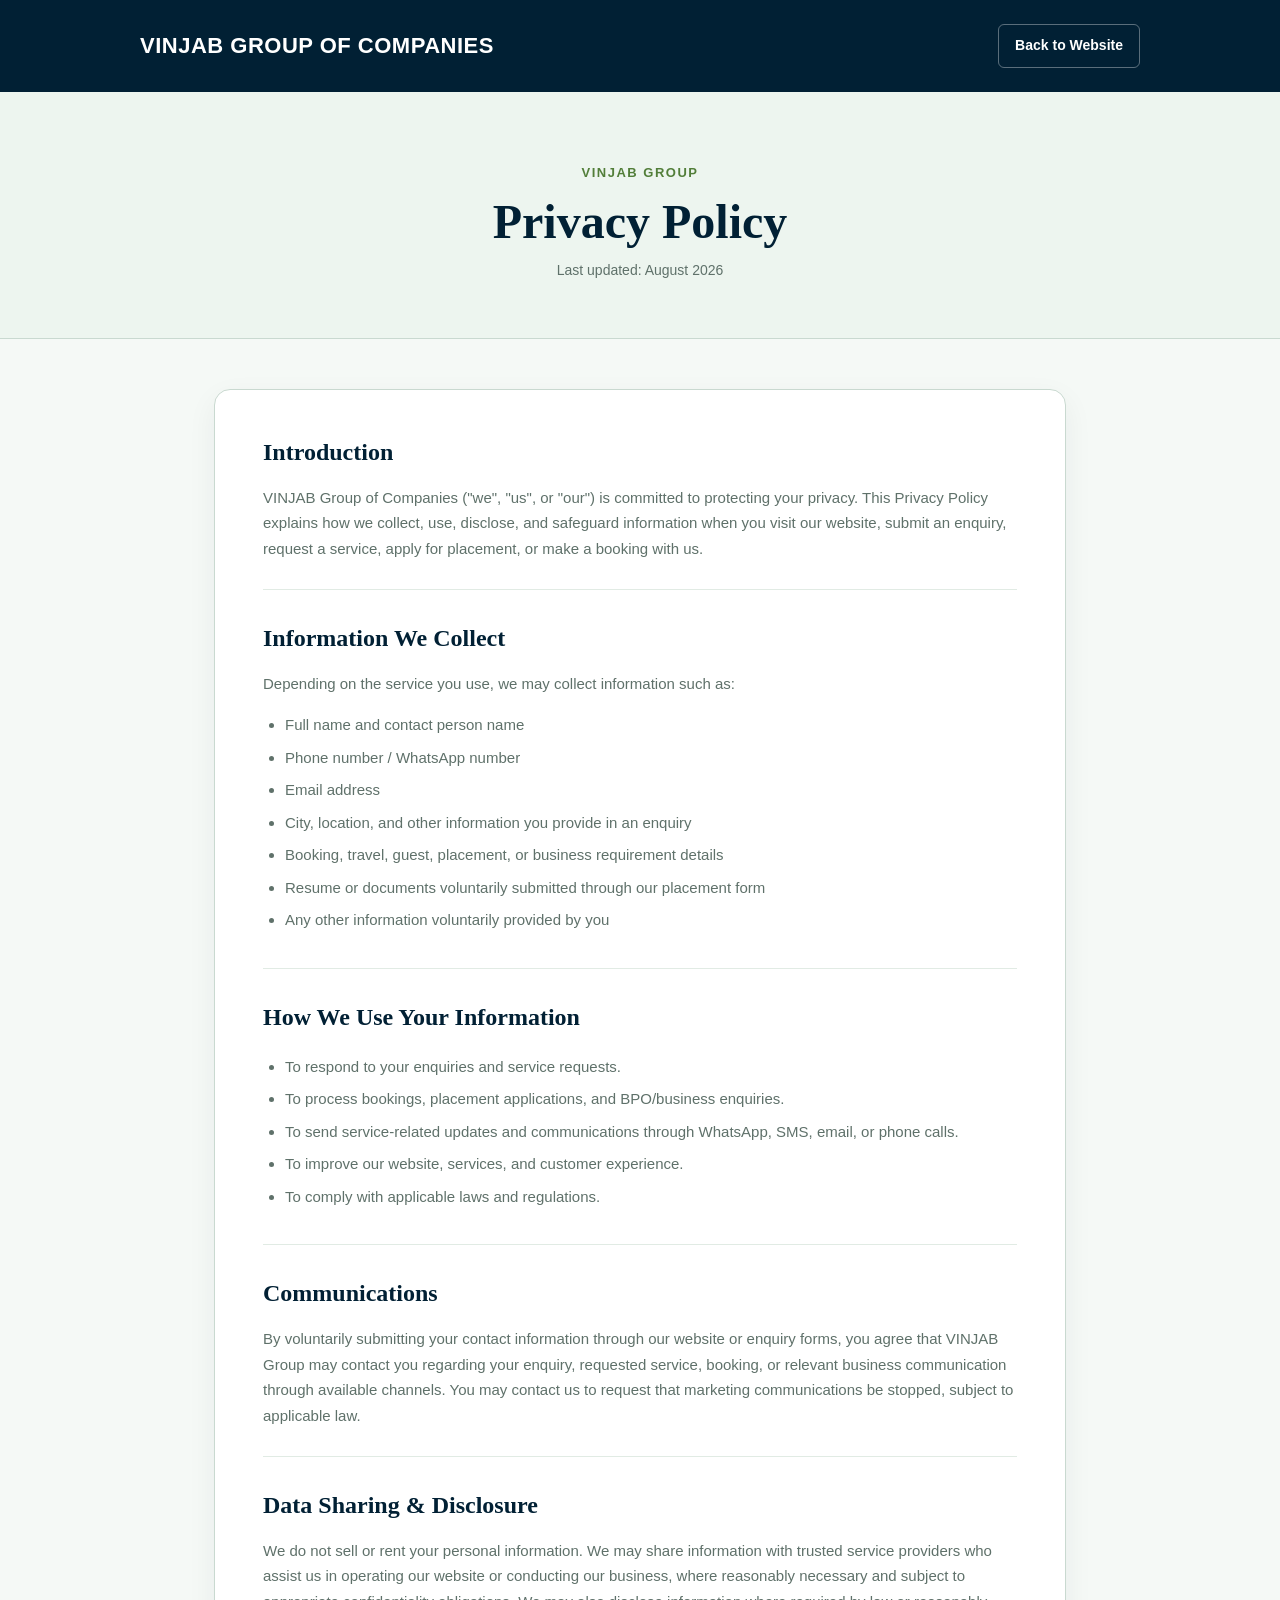
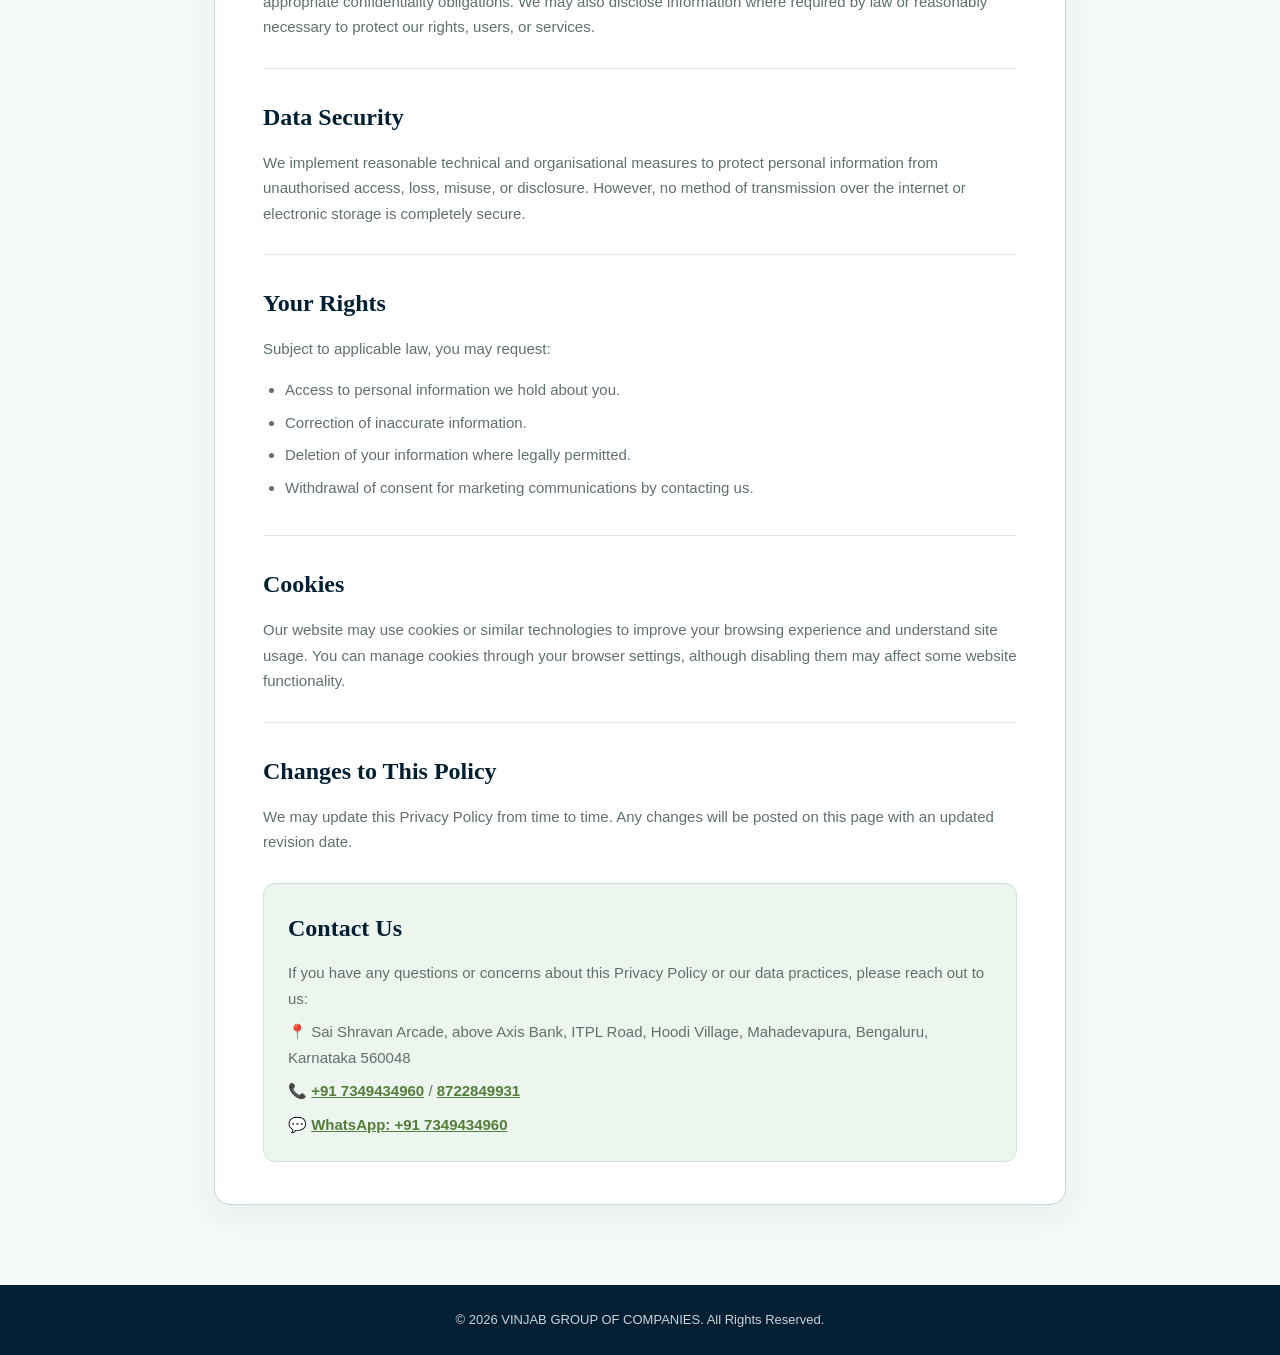
<file: privacy.html>
<!DOCTYPE html>
<html lang="en">
<head>
  <meta charset="UTF-8">
  <meta name="viewport" content="width=device-width, initial-scale=1.0">

  <title>Privacy Policy | VINJAB Group</title>

  <meta
    name="description"
    content="Privacy Policy of VINJAB Group of Companies."
  >

  <style>
    :root {
      --primary: #012034;
      --accent: #B8E72A;
      --bg: #F5F9F6;
      --section: #EDF5EF;
      --text: #062A3A;
      --soft: #5F716A;
      --border: #C9D9D0;
      --white: #FFFFFF;
    }

    * {
      box-sizing: border-box;
    }

    html {
      scroll-behavior: smooth;
    }

    body {
      margin: 0;
      background: var(--bg);
      color: var(--text);
      font-family: Arial, sans-serif;
      line-height: 1.7;
    }

    a {
      color: #527E39;
      font-weight: 600;
    }

    .header {
      background: var(--primary);
      color: white;
      padding: 24px;
    }

    .header-inner {
      max-width: 1000px;
      margin: 0 auto;
      display: flex;
      align-items: center;
      justify-content: space-between;
      gap: 20px;
    }

    .brand {
      font-size: 22px;
      font-weight: 700;
      letter-spacing: 0.5px;
    }

    .back-link {
      color: white;
      text-decoration: none;
      border: 1px solid rgba(255,255,255,0.35);
      padding: 9px 16px;
      border-radius: 6px;
      font-size: 14px;
    }

    .back-link:hover {
      background: rgba(255,255,255,0.1);
    }

    .hero {
      background: var(--section);
      padding: 70px 24px 55px;
      text-align: center;
      border-bottom: 1px solid var(--border);
    }

    .eyebrow {
      color: #527E39;
      font-size: 13px;
      font-weight: 700;
      letter-spacing: 1.5px;
      text-transform: uppercase;
    }

    h1 {
      margin: 10px 0;
      color: var(--primary);
      font-family: Georgia, serif;
      font-size: 48px;
      line-height: 1.15;
    }

    .updated {
      color: var(--soft);
      font-size: 14px;
    }

    .container {
      max-width: 900px;
      margin: 0 auto;
      padding: 50px 24px 80px;
    }

    .policy-card {
      background: var(--white);
      border: 1px solid var(--border);
      border-radius: 16px;
      padding: 42px 48px;
      box-shadow: 0 10px 30px rgba(6,42,58,0.06);
    }

    section {
      padding: 28px 0;
      border-top: 1px solid #E1EBE4;
    }

    section:first-child {
      border-top: none;
      padding-top: 0;
    }

    h2 {
      color: var(--primary);
      font-family: Georgia, serif;
      font-size: 24px;
      margin: 0 0 12px;
    }

    p {
      color: var(--soft);
      font-size: 15px;
      margin: 0;
    }

    ul {
      color: var(--soft);
      padding-left: 22px;
      margin-bottom: 0;
    }

    li {
      margin: 7px 0;
      font-size: 15px;
    }

    .contact-box {
      background: var(--section);
      border: 1px solid #D1E1D6;
      border-radius: 12px;
      padding: 24px;
    }

    .contact-box p + p {
      margin-top: 8px;
    }

    .footer {
      background: var(--primary);
      color: rgba(255,255,255,0.8);
      text-align: center;
      padding: 24px;
      font-size: 13px;
    }

    .footer a {
      color: var(--accent);
    }

    @media (max-width: 700px) {
      .header-inner {
        flex-direction: column;
        align-items: flex-start;
      }

      .hero {
        padding: 50px 20px 40px;
      }

      h1 {
        font-size: 36px;
      }

      .container {
        padding: 30px 16px 50px;
      }

      .policy-card {
        padding: 28px 22px;
      }
    }
  </style>
</head>

<body>

  <header class="header">
    <div class="header-inner">
      <div class="brand">VINJAB GROUP OF COMPANIES</div>

      <a class="back-link" href="https://vinjab.com/">
        Back to Website
      </a>
    </div>
  </header>

  <div class="hero">
    <div class="eyebrow">VINJAB GROUP</div>

    <h1>Privacy Policy</h1>

    <div class="updated">
      Last updated: August 2026
    </div>
  </div>

  <main class="container">

    <div class="policy-card">

      <section>
        <h2>Introduction</h2>

        <p>
          VINJAB Group of Companies ("we", "us", or "our") is committed
          to protecting your privacy. This Privacy Policy explains how
          we collect, use, disclose, and safeguard information when you
          visit our website, submit an enquiry, request a service,
          apply for placement, or make a booking with us.
        </p>
      </section>


      <section>
        <h2>Information We Collect</h2>

        <p>
          Depending on the service you use, we may collect information
          such as:
        </p>

        <ul>
          <li>Full name and contact person name</li>
          <li>Phone number / WhatsApp number</li>
          <li>Email address</li>
          <li>City, location, and other information you provide in an enquiry</li>
          <li>Booking, travel, guest, placement, or business requirement details</li>
          <li>Resume or documents voluntarily submitted through our placement form</li>
          <li>Any other information voluntarily provided by you</li>
        </ul>
      </section>


      <section>
        <h2>How We Use Your Information</h2>

        <ul>
          <li>To respond to your enquiries and service requests.</li>
          <li>To process bookings, placement applications, and BPO/business enquiries.</li>
          <li>
            To send service-related updates and communications through
            WhatsApp, SMS, email, or phone calls.
          </li>
          <li>To improve our website, services, and customer experience.</li>
          <li>To comply with applicable laws and regulations.</li>
        </ul>
      </section>


      <section>
        <h2>Communications</h2>

        <p>
          By voluntarily submitting your contact information through our
          website or enquiry forms, you agree that VINJAB Group may
          contact you regarding your enquiry, requested service,
          booking, or relevant business communication through available
          channels. You may contact us to request that marketing
          communications be stopped, subject to applicable law.
        </p>
      </section>


      <section>
        <h2>Data Sharing &amp; Disclosure</h2>

        <p>
          We do not sell or rent your personal information. We may share
          information with trusted service providers who assist us in
          operating our website or conducting our business, where
          reasonably necessary and subject to appropriate confidentiality
          obligations. We may also disclose information where required
          by law or reasonably necessary to protect our rights, users,
          or services.
        </p>
      </section>


      <section>
        <h2>Data Security</h2>

        <p>
          We implement reasonable technical and organisational measures
          to protect personal information from unauthorised access,
          loss, misuse, or disclosure. However, no method of transmission
          over the internet or electronic storage is completely secure.
        </p>
      </section>


      <section>
        <h2>Your Rights</h2>

        <p>
          Subject to applicable law, you may request:
        </p>

        <ul>
          <li>Access to personal information we hold about you.</li>
          <li>Correction of inaccurate information.</li>
          <li>Deletion of your information where legally permitted.</li>
          <li>Withdrawal of consent for marketing communications by contacting us.</li>
        </ul>
      </section>


      <section>
        <h2>Cookies</h2>

        <p>
          Our website may use cookies or similar technologies to improve
          your browsing experience and understand site usage. You can
          manage cookies through your browser settings, although
          disabling them may affect some website functionality.
        </p>
      </section>


      <section>
        <h2>Changes to This Policy</h2>

        <p>
          We may update this Privacy Policy from time to time. Any
          changes will be posted on this page with an updated revision
          date.
        </p>
      </section>


      <section class="contact-box">
        <h2>Contact Us</h2>

        <p>
          If you have any questions or concerns about this Privacy Policy
          or our data practices, please reach out to us:
        </p>

        <p>
          📍 Sai Shravan Arcade, above Axis Bank, ITPL Road,
          Hoodi Village, Mahadevapura, Bengaluru, Karnataka 560048
        </p>

        <p>
          📞
          <a href="tel:+917349434960">+91 7349434960</a>
          /
          <a href="tel:+918722849931">8722849931</a>
        </p>

        <p>
          💬
          <a
            href="https://wa.me/917349434960"
            target="_blank"
            rel="noopener"
          >
            WhatsApp: +91 7349434960
          </a>
        </p>
      </section>

    </div>

  </main>

  <footer class="footer">
    © 2026 VINJAB GROUP OF COMPANIES. All Rights Reserved.
  </footer>

</body>
</html>
</file>
